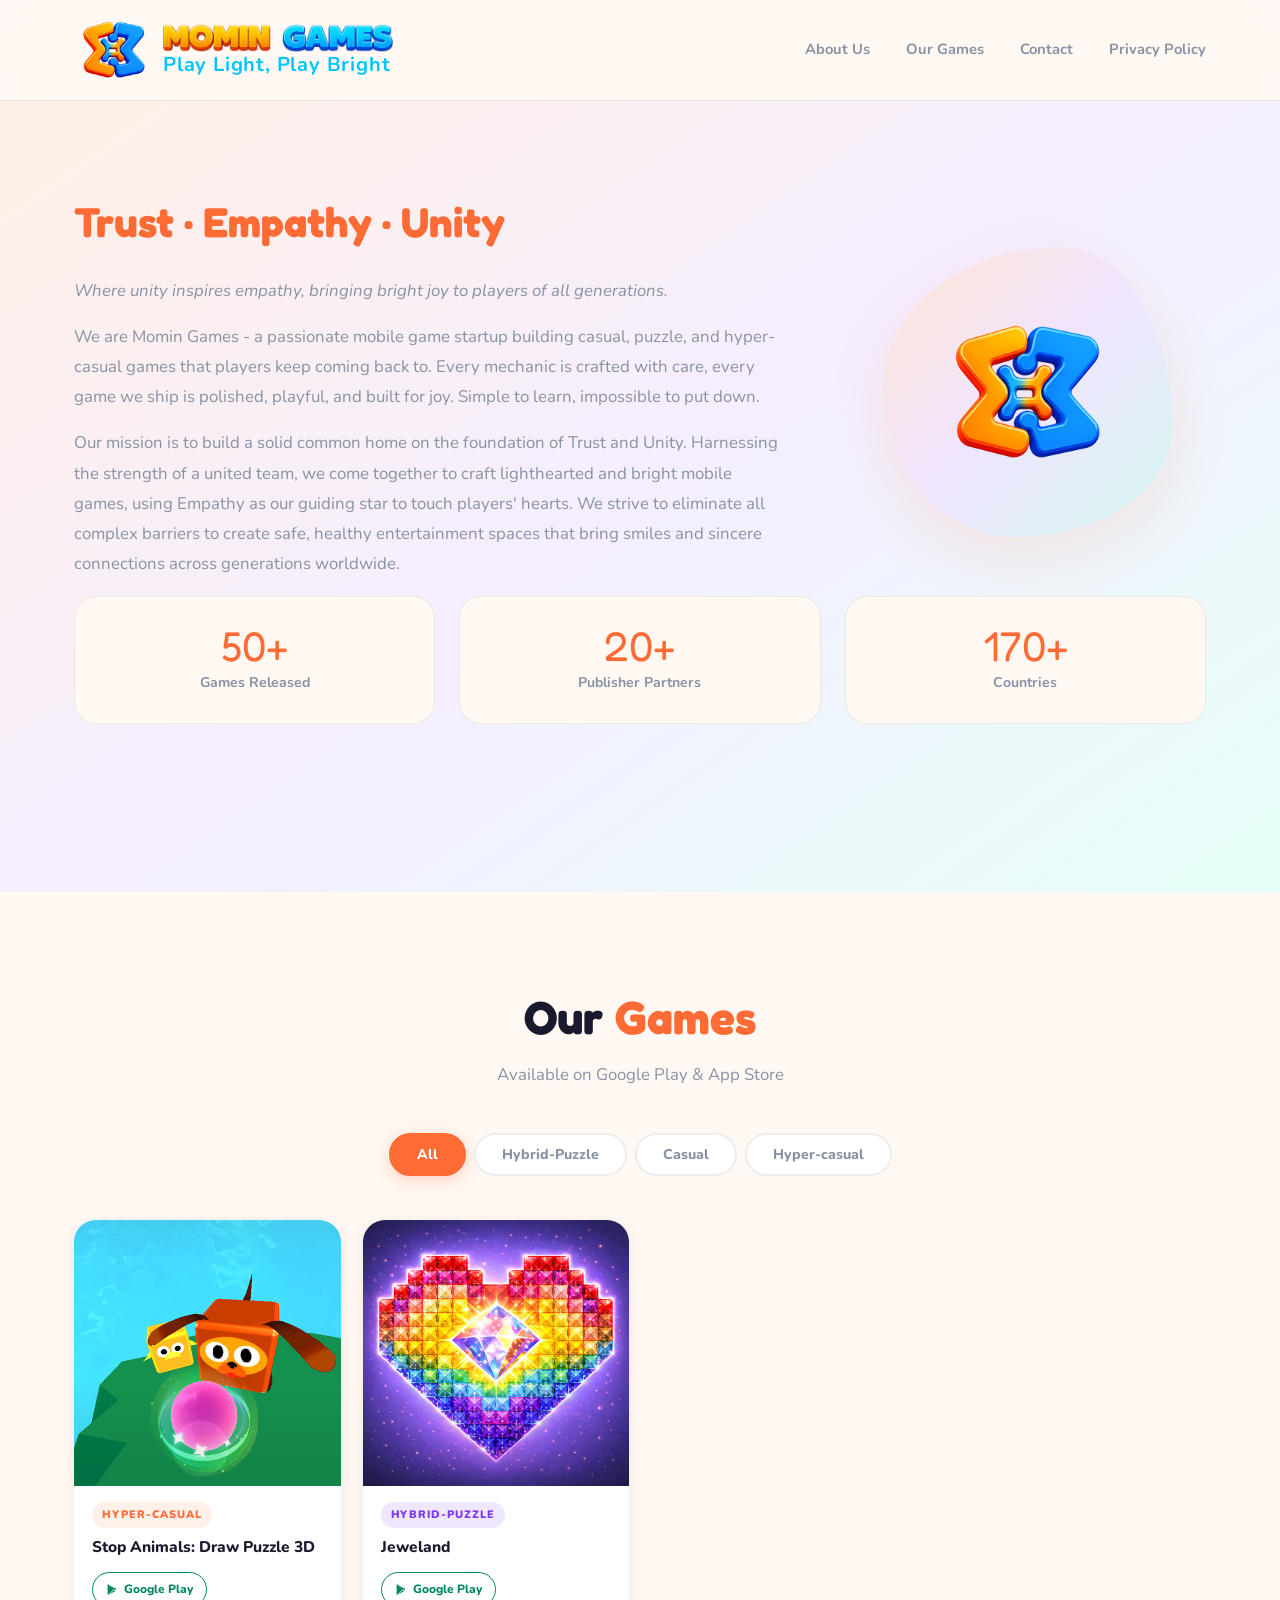
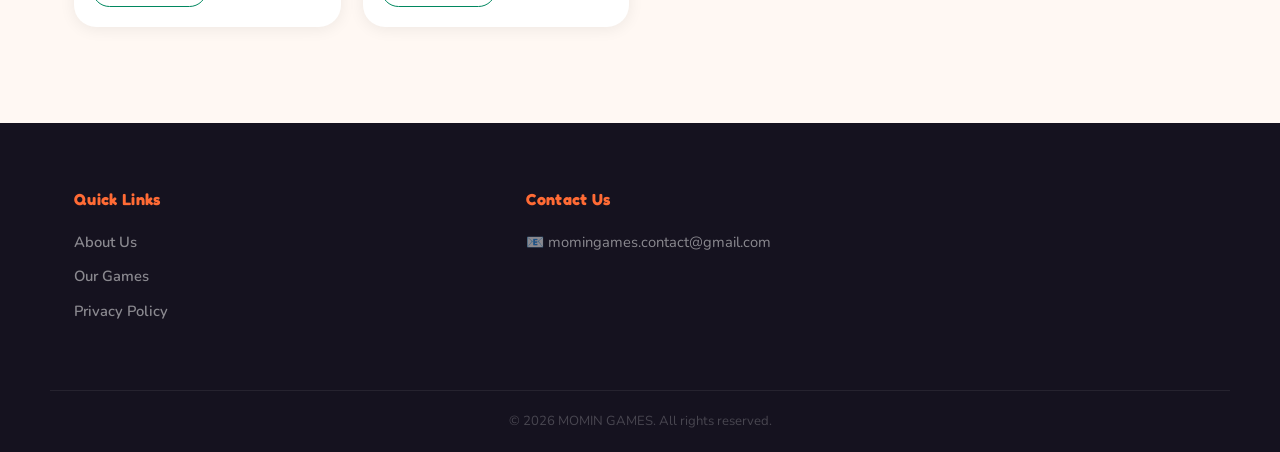
<file: index.html>
<!DOCTYPE html>
<html lang="en">
<head>
  <meta charset="UTF-8" />
  <meta name="viewport" content="width=device-width, initial-scale=1.0" />
  <title>MOMIN GAMES — We Make Games People Love</title>
  <meta name="description" content="MOMIN GAMES is a mobile game startup crafting casual, puzzle, and hyper-casual games for iOS and Android.">
  <link rel="icon" type="image/png" href="assets/images/M_Logo_favicon_32x32.png">
  <link rel="preconnect" href="https://fonts.googleapis.com">
  <link rel="preconnect" href="https://fonts.gstatic.com" crossorigin>
  <link href="https://fonts.googleapis.com/css2?family=Fredoka+One&family=Nunito:wght@400;600;700;800;900&display=swap" rel="stylesheet">
  <link rel="stylesheet" href="css/style.css" />
</head>
<body>

  <!-- ===== HEADER ===== -->
  <header class="site-header">
    <div class="container header-inner">
      <a href="#" class="logo">
        <img src="assets/images/M_Logo_Trans_512.png" alt="MOMIN GAMES" class="logo-img">
        <span class="logo-words">
          <img src="assets/images/M_Brandname_Origin.png" alt="MOMIN GAMES" class="logo-text">
          <!-- span class="logo-text">MOMIN GAMES</span -->
          <span class="logo-slogan"> Play Light, Play Bright</span>
        </span>
      </a>
      <nav class="main-nav" id="main-nav">
        <a href="index.html#about">About Us</a>
        <a href="index.html#games">Our Games</a>
        <a href="index.html#contact">Contact</a>
        <a href="privacy.html">Privacy Policy</a>
        <button class="nav-close" id="nav-close" aria-label="Close menu">✕</button>
      </nav>
      <button class="hamburger" id="hamburger" aria-label="Open menu">
        <span></span><span></span><span></span>
      </button>
    </div>
  </header>

  <!-- ===== ABOUT (hero position) ===== -->
  <section class="about-section" id="about">
    <div class="container">
      <div class="about-content">
        <div class="about-text">
          <h2 class="highlight">Trust · Empathy · Unity</h2>
          <p><em>Where unity inspires empathy, bringing bright joy to players of all generations.</em></p>
          <p>We are Momin Games - a passionate mobile game startup building casual, puzzle, and hyper-casual games that players keep coming back to. Every mechanic is crafted with care, every game we ship is polished, playful, and built for joy. Simple to learn, impossible to put down.</p>
          <p>Our mission is to build a solid common home on the foundation of Trust and Unity. Harnessing the strength of a united team, we come together to craft lighthearted and bright mobile games, using Empathy as our guiding star to touch players' hearts. We strive to eliminate all complex barriers to create safe, healthy entertainment spaces that bring smiles and sincere connections across generations worldwide.</p>
        </div>
        <div class="about-visual" aria-hidden="true">
          <div class="about-blob">
            <img src="assets/images/M_Logo_Trans_512.png" alt="MOMIN GAMES" class="blob-logo">
          </div>
        </div>
      </div>
      <div class="stats-row">
        <div class="stat">
          <div class="stat-number">50+</div>
          <div class="stat-label">Games Released</div>
        </div>
        <div class="stat">
          <div class="stat-number">20+</div>
          <div class="stat-label">Publisher Partners</div>
        </div>
        <div class="stat">
          <div class="stat-number">170+</div>
          <div class="stat-label">Countries</div>
        </div>
      </div>
    </div>
  </section>

  <!-- ===== GAMES ===== -->
  <section class="games-section" id="games">
    <div class="container">
      <div class="section-header">
        <h2>Our <span class="highlight">Games</span></h2>
        <p>Available on Google Play &amp; App Store</p>
      </div>

      <div class="tab-filter" role="tablist">
        <button class="tab active" data-filter="all" role="tab">All</button>
        <button class="tab" data-filter="hybrid-puzzle" role="tab">Hybrid-Puzzle</button>
        <button class="tab" data-filter="casual" role="tab">Casual</button>
        <button class="tab" data-filter="hyper-casual" role="tab">Hyper-casual</button>
      </div>

      <div class="game-grid" id="game-grid">
        <!-- injected by main.js -->
      </div>

      <p class="empty-state" id="empty-state" style="display:none">No games in this category yet. Check back soon!</p>
    </div>
  </section>

  <!-- ===== FOOTER / CONTACT ===== -->
  <footer class="site-footer" id="contact">
    <div class="container footer-inner">
      <div class="footer-links">
        <h4>Quick Links</h4>
        <a href="index.html#about">About Us</a>
        <a href="index.html#games">Our Games</a>
        <a href="privacy.html">Privacy Policy</a>
      </div>
      <div class="footer-contact">
        <h4>Contact Us</h4>
        <p>📧 momingames.contact@gmail.com</p>
      </div>
    </div>
    <div class="footer-bottom">
      <p>© 2026 MOMIN GAMES. All rights reserved.</p>
    </div>
  </footer>

  <script src="js/main.js"></script>
</body>
</html>
</file>
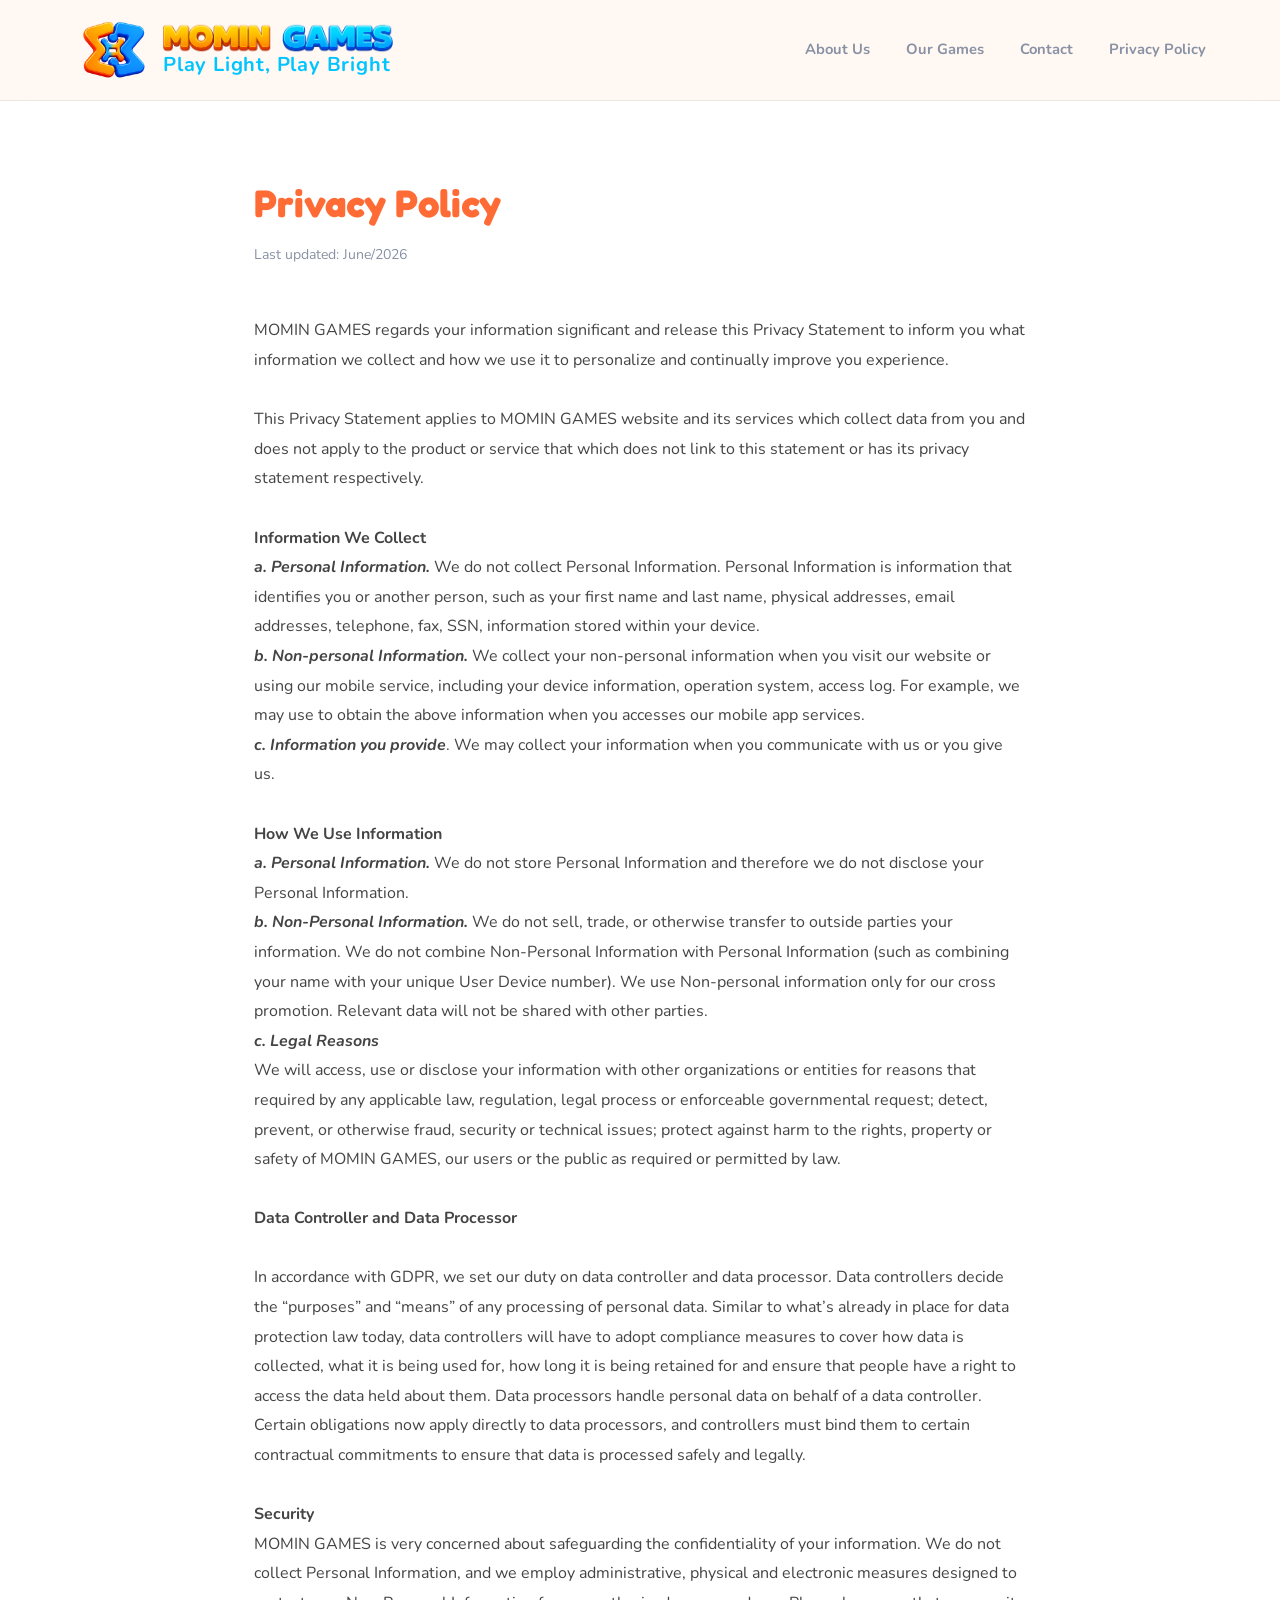
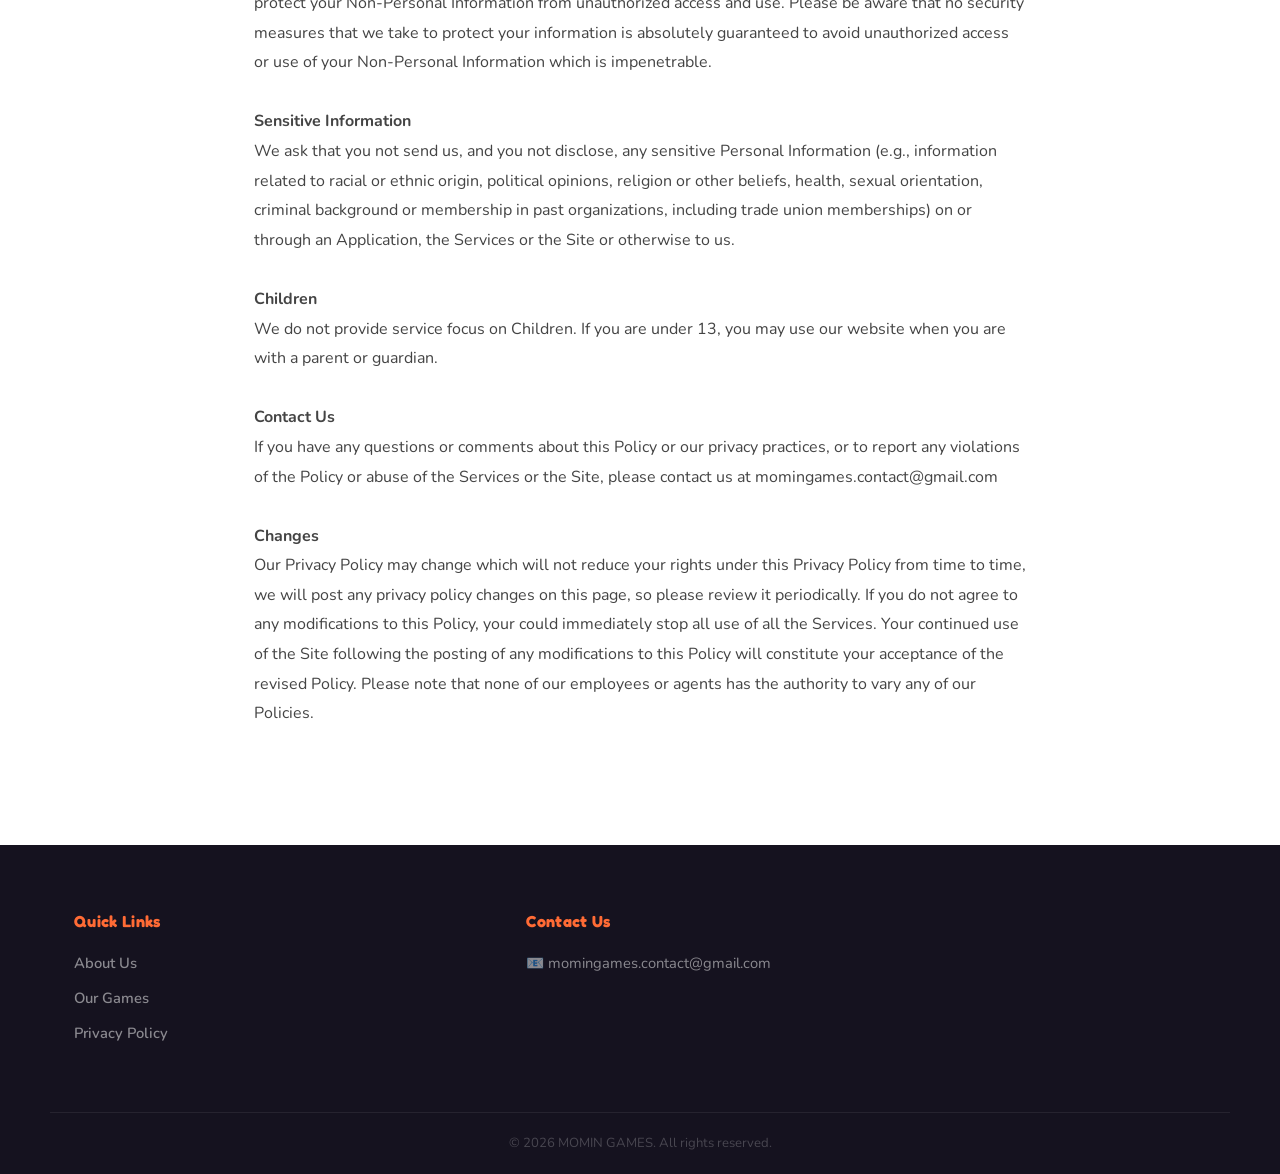
<file: privacy.html>
<!DOCTYPE html>
<html lang="en">
<head>
  <meta charset="UTF-8" />
  <meta name="viewport" content="width=device-width, initial-scale=1.0" />
  <title>Privacy Policy — MOMIN GAMES</title>
  <meta name="description" content="Privacy Policy for MOMIN GAMES.">
  <link rel="icon" type="image/png" href="assets/images/M_Logo_favicon_32x32.png">
  <link rel="preconnect" href="https://fonts.googleapis.com">
  <link rel="preconnect" href="https://fonts.gstatic.com" crossorigin>
  <link href="https://fonts.googleapis.com/css2?family=Fredoka+One&family=Nunito:wght@400;600;700;800;900&display=swap" rel="stylesheet">
  <link rel="stylesheet" href="css/style.css" />
  <style>
    .privacy-section {
      padding: 72px 0 96px;
      background: white;
    }
    .privacy-section .container {
      max-width: 820px;
    }
    .privacy-section h1 {
      font-family: 'Fredoka One', cursive;
      font-size: 2.4rem;
      color: var(--primary);
      margin-bottom: 8px;
    }
    .privacy-section .last-updated {
      font-size: 0.88rem;
      color: var(--muted);
      margin-bottom: 48px;
    }
    .privacy-section p {
      font-size: 1rem;
      color: #444;
      line-height: 1.85;
      margin-bottom: 20px;
    }
  </style>
</head>
<body>

  <!-- ===== HEADER ===== -->
  <header class="site-header">
    <div class="container header-inner">
      <a href="#" class="logo">
        <img src="assets/images/M_Logo_Trans_512.png" alt="MOMIN GAMES" class="logo-img">
        <span class="logo-words">
          <img src="assets/images/M_Brandname_Origin.png" alt="MOMIN GAMES" class="logo-text">
          <!-- span class="logo-text">MOMIN GAMES</span -->
          <span class="logo-slogan">Play Light, Play Bright</span>
        </span>
      </a>
      <nav class="main-nav" id="main-nav">
        <a href="index.html#about">About Us</a>
        <a href="index.html#games">Our Games</a>
        <a href="index.html#contact">Contact</a>
        <a href="privacy.html">Privacy Policy</a>
        <button class="nav-close" id="nav-close" aria-label="Close menu">✕</button>
      </nav>
      <button class="hamburger" id="hamburger" aria-label="Open menu">
        <span></span><span></span><span></span>
      </button>
    </div>
  </header>

  <!-- ===== PRIVACY POLICY ===== -->
  <section class="privacy-section">
    <div class="container">
      <h1>Privacy Policy</h1>
      <p class="last-updated">Last updated: June/2026</p>

      <p>MOMIN GAMES regards your information significant and release this Privacy Statement to inform you what information we collect and how we use it to personalize and continually improve you experience.<br><br>This Privacy Statement applies to MOMIN GAMES website and its services which collect data from you and does not apply to the product or service that which does not link to this statement or has its privacy statement respectively.<br><br><strong>Information We Collect</strong><br><em><strong>a. Personal Information.</strong></em> We do not collect Personal Information. Personal Information is information that identifies you or another person, such as your first name and last name, physical addresses, email addresses, telephone, fax, SSN, information stored within your device.<br><strong><em>b. Non-personal Information.</em></strong> We collect your non-personal information when you visit our website or using our mobile service, including your device information, operation system, access log. For example, we may use to obtain the above information when you accesses  our mobile app services.<br><strong><em>c. Information you provide</em></strong>. We may collect your information when you communicate with us or you give us.<br><br><strong>How We Use Information</strong><br><strong><em>a. Personal Information.</em></strong> We do not store Personal Information and therefore we do not disclose your Personal Information.<br><strong><em>b. Non-Personal Information.</em></strong> We do not sell, trade, or otherwise transfer to outside parties your information. We do not combine Non-Personal Information with Personal Information (such as combining your name with your unique User Device number). We use Non-personal information only for our cross promotion. Relevant data will not be shared with other parties.<br><strong><em>c. Legal Reasons</em></strong><br>We will access, use or disclose your information with other organizations or entities for reasons that required by any applicable law, regulation, legal process or enforceable governmental request; detect, prevent, or otherwise fraud, security or technical issues; protect against harm to the rights, property or safety of MOMIN GAMES, our users or the public as required or permitted by law.<br><br><strong>Data Controller and Data Processor</strong><br><br>In accordance with GDPR, we set our duty on data controller and data processor. Data controllers decide the &#8220;purposes&#8221; and &#8220;means&#8221; of any processing of personal data. Similar to what&#8217;s already in place for data protection law today, data controllers will have to adopt compliance measures to cover how data is collected, what it is being used for, how long it is being retained for and ensure that people have a right to access the data held about them. Data processors handle personal data on behalf of a data controller. Certain obligations now apply directly to data processors, and controllers must bind them to certain contractual commitments to ensure that data is processed safely and legally.<br><br><strong>Security</strong><br>MOMIN GAMES is very concerned about safeguarding the confidentiality of your information. We do not collect Personal Information, and we employ administrative, physical and electronic measures designed to protect your Non-Personal Information from unauthorized access and use. Please be aware that no security measures that we take to protect your information is absolutely guaranteed to avoid unauthorized access or use of your Non-Personal Information which is impenetrable.<br><br><strong>Sensitive Information</strong><br>We ask that you not send us, and you not disclose, any sensitive Personal Information (e.g., information related to racial or ethnic origin, political opinions, religion or other beliefs, health, sexual orientation, criminal background or membership in past organizations, including trade union memberships) on or through an Application, the Services or the Site or otherwise to us.<br><br><strong>Children</strong><br>We do not provide service focus on Children. If you are under 13, you may use our website when you are with a parent or guardian.<br><br><strong>Contact Us</strong><br>If you have any questions or comments about this Policy or our privacy practices, or to report any violations of the Policy or abuse of the Services or the Site, please contact us at momingames.contact@gmail.com<br><br><strong>Changes</strong><br>Our Privacy Policy may change which will not reduce your rights under this Privacy Policy from time to time, we will post any privacy policy changes on this page, so please review it periodically. If you do not agree to any modifications to this Policy, your could immediately stop all use of all the Services. Your continued use of the Site following the posting of any modifications to this Policy will constitute your acceptance of the revised Policy. Please note that none of our employees or agents has the authority to vary any of our Policies.</p>

    </div>
  </section>

  <!-- ===== FOOTER / CONTACT ===== -->
  <footer class="site-footer" id="contact">
    <div class="container footer-inner">
      <div class="footer-links">
        <h4>Quick Links</h4>
        <a href="index.html#about">About Us</a>
        <a href="index.html#games">Our Games</a>
        <a href="privacy.html">Privacy Policy</a>
      </div>
      <div class="footer-contact">
        <h4>Contact Us</h4>
        <p>📧 momingames.contact@gmail.com</p>
      </div>
    </div>
    <div class="footer-bottom">
      <p>© 2026 MOMIN GAMES. All rights reserved.</p>
    </div>
  </footer>


  <script>
    const hamburger = document.getElementById('hamburger');
    const navClose  = document.getElementById('nav-close');
    const mainNav   = document.getElementById('main-nav');
    function openNav()  { mainNav.classList.add('open'); document.body.style.overflow = 'hidden'; }
    function closeNav() { mainNav.classList.remove('open'); document.body.style.overflow = ''; }
    hamburger.addEventListener('click', openNav);
    navClose.addEventListener('click', closeNav);
    mainNav.querySelectorAll('a').forEach(link => link.addEventListener('click', closeNav));
  </script>
</body>
</html>
</file>
<file: css/style.css>
/* ============================================================
   MOMIN GAMES — Stylesheet
   Vibe: light, juicy, clean & clear
   Palette: warm off-white bg, coral-orange primary, purple accent
   ============================================================ */

/* === RESET & BASE === */
*, *::before, *::after { box-sizing: border-box; margin: 0; padding: 0; }
html { scroll-behavior: smooth; font-size: 16px; }
body { font-family: 'Nunito', sans-serif; background: var(--bg); color: var(--text); line-height: 1.6; -webkit-font-smoothing: antialiased; }
a { text-decoration: none; color: inherit; }
img { max-width: 100%; display: block; }
button { font-family: 'Nunito', sans-serif; cursor: pointer; }

/* === DESIGN TOKENS === */
:root {
  --primary:        #FF6B35;
  --primary-dark:   #E85A20;
  --primary-glow:   rgba(255, 107, 53, 0.28);
  --purple:         #7C3AED;
  --purple-light:   rgba(124, 58, 237, 0.12);
  --green:          #06D6A0;
  --green-light:    rgba(6, 214, 160, 0.12);
  --bg:             #FFF8F3;
  --card:           #FFFFFF;
  --text:           #1A1A2E;
  --muted:          #8892A4;
  --border:         rgba(0,0,0,0.07);
  --radius-card:    22px;
  --radius-pill:    50px;
  --shadow-card:    0 2px 16px rgba(0,0,0,0.07);
  --shadow-hover:   0 16px 40px rgba(255,107,53,0.22);
  --transition:     0.22s ease;
}

/* === LAYOUT === */
.container { max-width: 1180px; margin: 0 auto; padding: 0 24px; }

/* === HEADER === */
.site-header {
  position: sticky; top: 0; z-index: 100;
  background: rgba(255, 248, 243, 0.88);
  backdrop-filter: blur(14px);
  -webkit-backdrop-filter: blur(14px);
  border-bottom: 1px solid var(--border);
}
.header-inner { display: flex; align-items: center; justify-content: space-between; height: 100px; }

.logo {
  display: flex; align-items: center; gap: 9px;
  font-family: 'Fredoka One', cursive; font-size: 1.6rem;
  color: var(--text); letter-spacing: 0.01em;
}
.logo-img { width: 80px; height: 80px; object-fit: contain; display: block; }
.logo-words { width: 230px; display: flex; flex-direction: column; line-height: 1.2; }
.logo-slogan { font-family: 'Nunito', sans-serif; font-size: 1.25rem; font-weight: 700; color: rgb(0,197,255); letter-spacing: 0.04em; }
.logo--white { color: rgba(255,255,255,0.9); }

.main-nav { display: flex; align-items: center; gap: 36px; }
.main-nav a { font-weight: 700; font-size: 0.92rem; color: var(--muted); transition: color var(--transition); }
.main-nav a:hover { color: var(--primary); }
.nav-close { display: none; }

.hamburger {
  display: none; flex-direction: column; justify-content: center;
  gap: 5px; background: none; border: none; padding: 4px;
}
.hamburger span { display: block; width: 22px; height: 2px; background: var(--text); border-radius: 2px; transition: var(--transition); }

/* === HERO === */
.hero {
  position: relative; overflow: hidden;
  padding: 100px 0 110px;
  min-height: 540px; display: flex; align-items: center;
}
.hero-bg {
  position: absolute; inset: 0;
  background: linear-gradient(145deg, #FFF0E6 0%, #F5EEFF 50%, #E6FFF8 100%);
  z-index: 0;
}
.hero-shapes { position: absolute; inset: 0; z-index: 1; pointer-events: none; }
.shape {
  position: absolute; border-radius: 50%;
  filter: blur(50px); opacity: 0.55;
}
.s1 { width: 440px; height: 440px; background: rgba(255, 107, 53, 0.22); right: -120px; top: -100px; }
.s2 { width: 280px; height: 280px; background: rgba(124, 58, 237, 0.16); right: 180px; bottom: -60px; }
.s3 { width: 200px; height: 200px; background: rgba(6, 214, 160, 0.18); right: 60px; top: 80px; }
.s4 { width: 140px; height: 140px; background: rgba(255, 200, 53, 0.22); left: 40px; bottom: 40px; }

.hero .container { max-width: 1400px; padding: 0 60px; }
.hero-content { position: relative; z-index: 2; max-width: 860px; text-align: center; margin: 0 auto; }
.hero-label {
  display: inline-block; font-size: 0.8rem; font-weight: 900;
  text-transform: uppercase; letter-spacing: 0.14em;
  color: var(--primary); margin-bottom: 18px;
  background: rgba(255, 107, 53, 0.1); padding: 6px 14px; border-radius: var(--radius-pill);
}
.hero-title {
  font-family: 'Fredoka One', cursive;
  font-size: clamp(1.6rem, 3vw, 2.4rem);
  line-height: 1.2; margin-bottom: 22px; color: var(--text);
  white-space: nowrap;
}
.highlight { color: var(--primary); }
.hero-sub {
  font-size: 1.08rem; color: var(--muted); line-height: 1.75;
  margin-bottom: 38px; max-width: 80%; margin-left: auto; margin-right: auto;
}
.btn-primary {
  display: inline-flex; align-items: center; gap: 6px;
  padding: 15px 34px; background: var(--primary); color: white;
  border-radius: var(--radius-pill); font-weight: 800; font-size: 1rem;
  transition: transform var(--transition), box-shadow var(--transition), background var(--transition);
  box-shadow: 0 6px 22px var(--primary-glow);
}
.btn-primary:hover {
  background: var(--primary-dark);
  transform: translateY(-3px);
  box-shadow: 0 12px 32px var(--primary-glow);
}

/* === GAMES SECTION === */
.games-section { padding: 88px 0 96px; }
.section-header { text-align: center; margin-bottom: 44px; }
.section-header h2 {
  font-family: 'Fredoka One', cursive;
  font-size: clamp(1.9rem, 4vw, 2.9rem);
  margin-bottom: 8px;
}
.section-header p { color: var(--muted); font-size: 1.05rem; }

/* --- Tab Filter --- */
.tab-filter {
  display: flex; justify-content: center; gap: 8px;
  flex-wrap: wrap; margin-bottom: 44px;
}
.tab {
  padding: 10px 26px; border-radius: var(--radius-pill);
  border: 2px solid var(--border); background: var(--card);
  font-weight: 800; font-size: 0.88rem; color: var(--muted);
  transition: all var(--transition);
}
.tab:hover { border-color: var(--primary); color: var(--primary); }
.tab.active {
  background: var(--primary); border-color: var(--primary);
  color: white; box-shadow: 0 4px 16px var(--primary-glow);
}

/* --- Game Grid --- */
.game-grid {
  display: grid;
  grid-template-columns: repeat(auto-fill, minmax(220px, 1fr));
  gap: 22px;
}

/* --- Game Card --- */
.game-card {
  background: var(--card); border-radius: var(--radius-card);
  box-shadow: var(--shadow-card); overflow: hidden;
  transition: transform var(--transition), box-shadow var(--transition);
  display: flex; flex-direction: column;
}
.game-card:hover {
  transform: translateY(-8px);
  box-shadow: var(--shadow-hover);
}

.card-icon {
  width: 100%; aspect-ratio: 1 / 1;
  display: flex; align-items: center; justify-content: center;
  font-size: 4rem; position: relative; overflow: hidden;
}
.card-icon::after {
  content: ''; position: absolute; inset: 0;
  background: linear-gradient(to bottom, transparent 60%, rgba(0,0,0,0.1));
  pointer-events: none;
}
.icon-emoji { position: relative; z-index: 1; filter: drop-shadow(0 4px 8px rgba(0,0,0,0.15)); }

/* Image-based icon (real game artwork) */
.card-icon--image { background: #f0f0f0; }
.card-icon--image img {
  width: 100%; height: 100%;
  object-fit: cover; display: block;
}

.card-body { padding: 16px 18px 20px; flex: 1; display: flex; flex-direction: column; }

.card-genre {
  display: inline-block; font-size: 0.68rem; font-weight: 900;
  text-transform: uppercase; letter-spacing: 0.09em;
  padding: 4px 10px; border-radius: 20px; margin-bottom: 9px;
  width: fit-content;
}
.genre-casual       { background: var(--green-light);  color: var(--green); }
.genre-hybrid-puzzle { background: var(--purple-light); color: var(--purple); }
.genre-hyper-casual { background: rgba(255,107,53,0.1); color: var(--primary); }

.card-title {
  font-weight: 800; font-size: 0.97rem; line-height: 1.35;
  margin-bottom: 14px; flex: 1; color: var(--text);
}

/* Store buttons — always visible */
.store-buttons { display: flex; gap: 7px; flex-wrap: wrap; margin-top: auto; }
.store-btn {
  display: inline-flex; align-items: center; gap: 5px;
  padding: 7px 13px; border-radius: 30px; font-size: 0.75rem;
  font-weight: 800; border: 1.5px solid; transition: all var(--transition);
  white-space: nowrap;
}
.store-btn svg { width: 13px; height: 13px; flex-shrink: 0; }

.store-btn--apple  { border-color: #1A1A2E; color: #1A1A2E; }
.store-btn--apple:hover  { background: #1A1A2E; color: white; }
.store-btn--android { border-color: #01875F; color: #01875F; }
.store-btn--android:hover { background: #01875F; color: white; }

/* Empty state */
.empty-state { text-align: center; color: var(--muted); font-size: 1.05rem; padding: 60px 0; }

/* === ABOUT === */
.about-section { padding: 88px 0; background: linear-gradient(145deg, #FFF0E6 0%, #F5EEFF 50%, #E6FFF8 100%); }

.stats-row {
  display: grid; grid-template-columns: repeat(3, 1fr);
  gap: 24px; margin-bottom: 80px; text-align: center;
}
.stat {
  padding: 28px 16px; border-radius: var(--radius-card);
  background: var(--bg); border: 1px solid var(--border);
  transition: transform var(--transition), box-shadow var(--transition);
}
.stat:hover { transform: translateY(-4px); box-shadow: var(--shadow-card); }
.stat-number {
  font-family: 'Fredoka One', cursive; font-size: 2.6rem;
  color: var(--primary); line-height: 1;
}
.stat-label { font-size: 0.88rem; color: var(--muted); font-weight: 700; margin-top: 6px; }

.about-content { display: grid; grid-template-columns: 2fr 1fr; gap: 64px; align-items: center; }
.about-text h2 { font-family: 'Fredoka One', cursive; font-size: clamp(1.9rem, 3.5vw, 2.6rem); margin-bottom: 20px; }
.about-text p { color: var(--muted); line-height: 1.8; font-size: 1.05rem; margin-bottom: 16px; }

.about-badges { display: flex; flex-wrap: wrap; gap: 10px; margin-top: 40px; justify-content: center; }
.badge {
  padding: 8px 18px; border-radius: var(--radius-pill);
  background: var(--bg); border: 1.5px solid var(--border);
  font-weight: 800; font-size: 0.88rem; color: var(--text);
}

.about-visual { display: flex; justify-content: center; align-items: center; }
.about-blob {
  width: 290px; height: 290px;
  border-radius: 62% 38% 54% 46% / 48% 62% 38% 52%;
  background: linear-gradient(135deg, #FFE5D4, #F0E5FF, #D4F7EE);
  display: flex; align-items: center; justify-content: center;
  font-size: 5.5rem;
  animation: blobFloat 5s ease-in-out infinite;
  box-shadow: 0 20px 60px rgba(255,107,53,0.12);
}
.blob-logo { width: 65%; height: 65%; object-fit: contain; }
@keyframes blobFloat {
  0%, 100% { transform: translateY(0px) rotate(-2deg); border-radius: 62% 38% 54% 46% / 48% 62% 38% 52%; }
  50%       { transform: translateY(-14px) rotate(2deg); border-radius: 44% 56% 38% 62% / 60% 38% 58% 42%; }
}

/* === FOOTER === */
.site-footer { background: #15121F; color: white; padding: 64px 0 0; }

.footer-inner {
  display: grid; grid-template-columns: 1.6fr 1fr 1.5fr;
  gap: 48px; padding-bottom: 56px;
  border-bottom: 1px solid rgba(255,255,255,0.07);
}

.footer-brand .logo { margin-bottom: 16px; }
.footer-brand p { color: rgba(255,255,255,0.42); line-height: 1.8; font-size: 0.93rem; }

.footer-links h4,
.footer-contact h4 {
  font-family: 'Fredoka One', cursive; font-size: 1rem;
  color: var(--primary); margin-bottom: 18px; letter-spacing: 0.02em;
}
.footer-links { display: flex; flex-direction: column; }
.footer-links a {
  color: rgba(255,255,255,0.5); margin-bottom: 11px;
  font-size: 0.92rem; font-weight: 600; transition: color var(--transition);
}
.footer-links a:hover { color: white; }

.footer-contact p { color: rgba(255,255,255,0.5); font-size: 0.92rem; margin-bottom: 22px; }

.store-badges { display: flex; flex-direction: column; gap: 10px; }
.store-badge {
  display: flex; align-items: center; gap: 10px;
  padding: 11px 18px; border-radius: 12px;
  background: rgba(255,255,255,0.07); color: rgba(255,255,255,0.85);
  font-weight: 800; font-size: 0.88rem;
  border: 1px solid rgba(255,255,255,0.1);
  transition: background var(--transition), border-color var(--transition);
}
.store-badge:hover { background: rgba(255,255,255,0.14); border-color: rgba(255,255,255,0.22); }
.store-badge svg { width: 18px; height: 18px; flex-shrink: 0; }

.footer-bottom {
  padding: 20px 24px; text-align: center;
  color: rgba(255,255,255,0.22); font-size: 0.82rem;
}

/* === RESPONSIVE === */
@media (max-width: 900px) {
  .stats-row { grid-template-columns: repeat(2, 1fr); }
  .about-content { grid-template-columns: 1fr; gap: 48px; }
  .about-visual { display: none; }
  .footer-inner { grid-template-columns: 1fr 1fr; }
  .footer-brand { grid-column: 1 / -1; }
}

@media (max-width: 640px) {
  .main-nav {
    display: none; position: fixed; inset: 0; background: var(--bg);
    z-index: 200; flex-direction: column; align-items: center;
    justify-content: center; gap: 32px;
  }
  .main-nav.open { display: flex; }
  .main-nav a { font-size: 1.4rem; color: var(--text); }
  .nav-close {
    display: block; background: none; border: none;
    font-size: 1.4rem; color: var(--muted); position: absolute;
    top: 24px; right: 24px; padding: 8px;
  }
  .hamburger { display: flex; }

  .hero { padding: 72px 0 84px; }
  .hero-title { font-size: 2.4rem; }

  .game-grid { grid-template-columns: repeat(2, 1fr); gap: 14px; }
  .card-body { padding: 12px 14px 16px; }
  .store-buttons { gap: 6px; }

  .stats-row { grid-template-columns: repeat(2, 1fr); gap: 16px; }
  .footer-inner { grid-template-columns: 1fr; gap: 32px; }
}

@media (max-width: 380px) {
  .store-btn { font-size: 0.68rem; padding: 6px 10px; }
}
</file>
